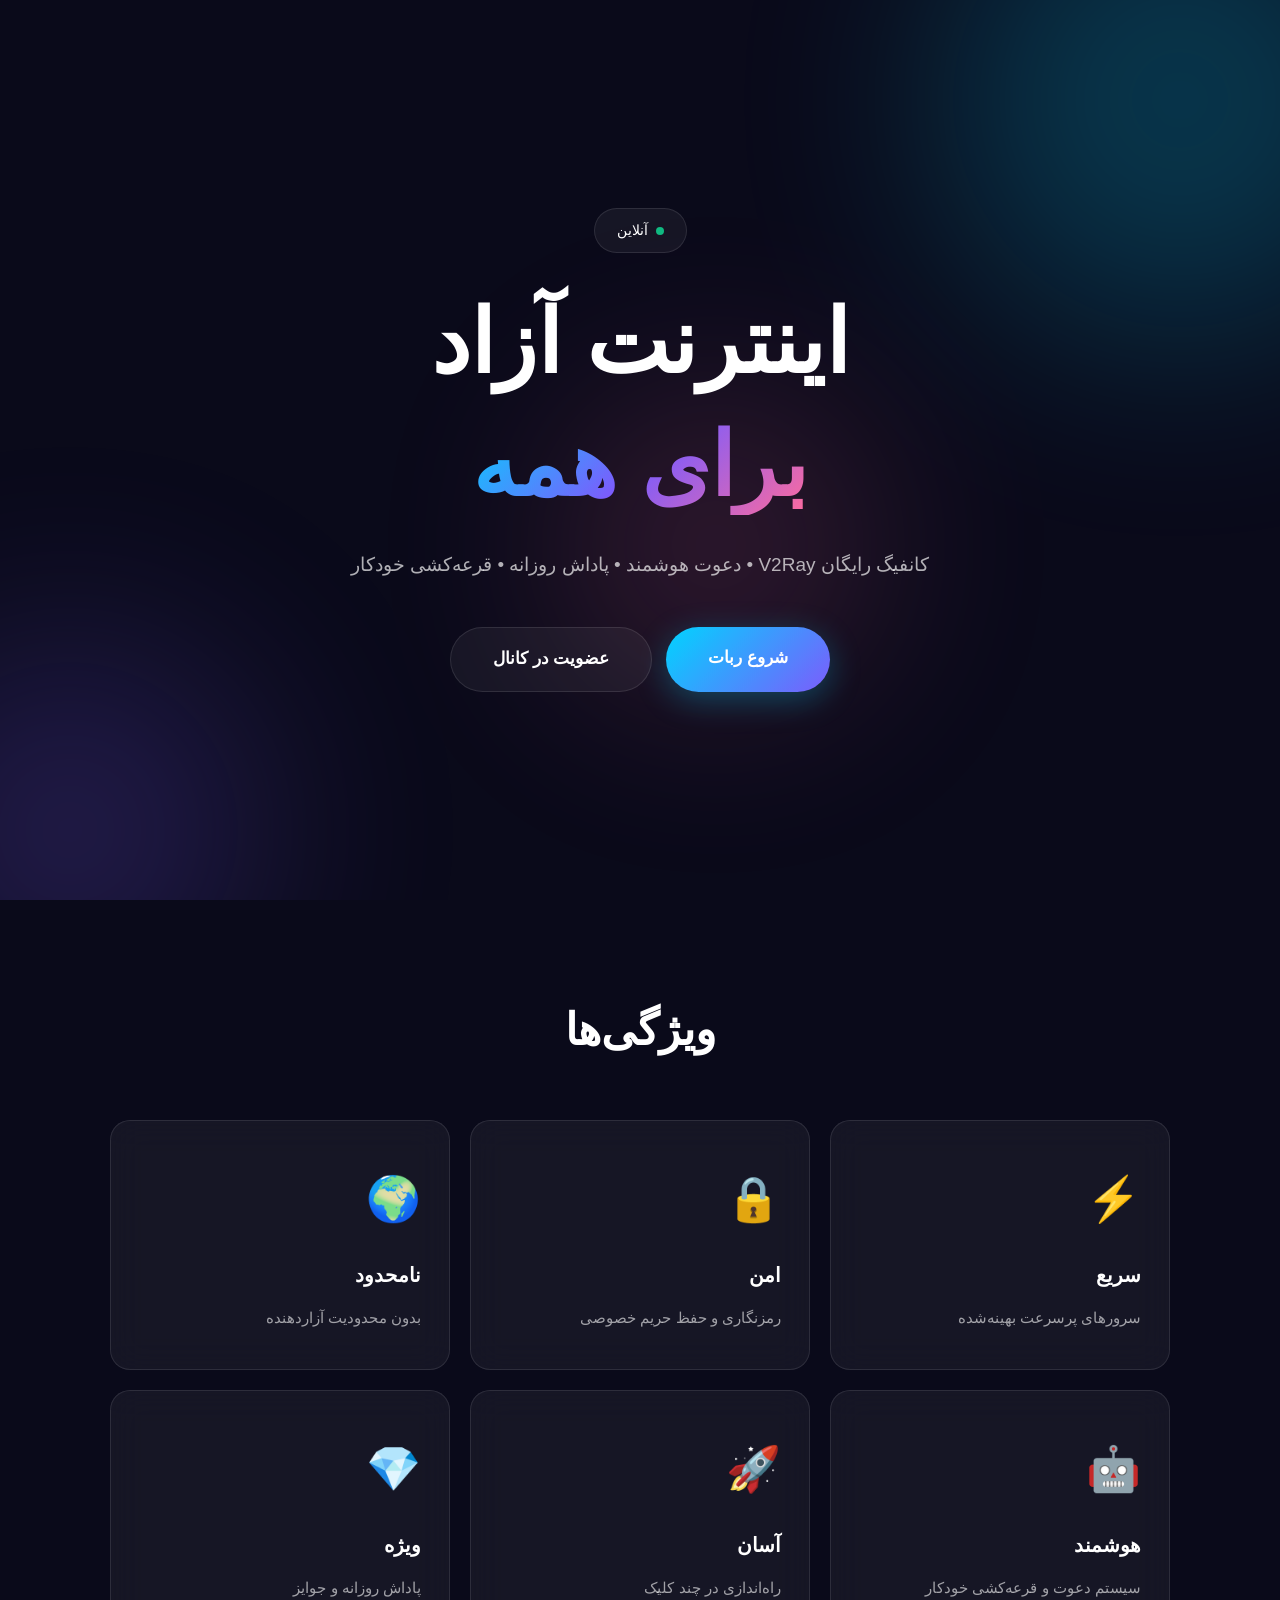
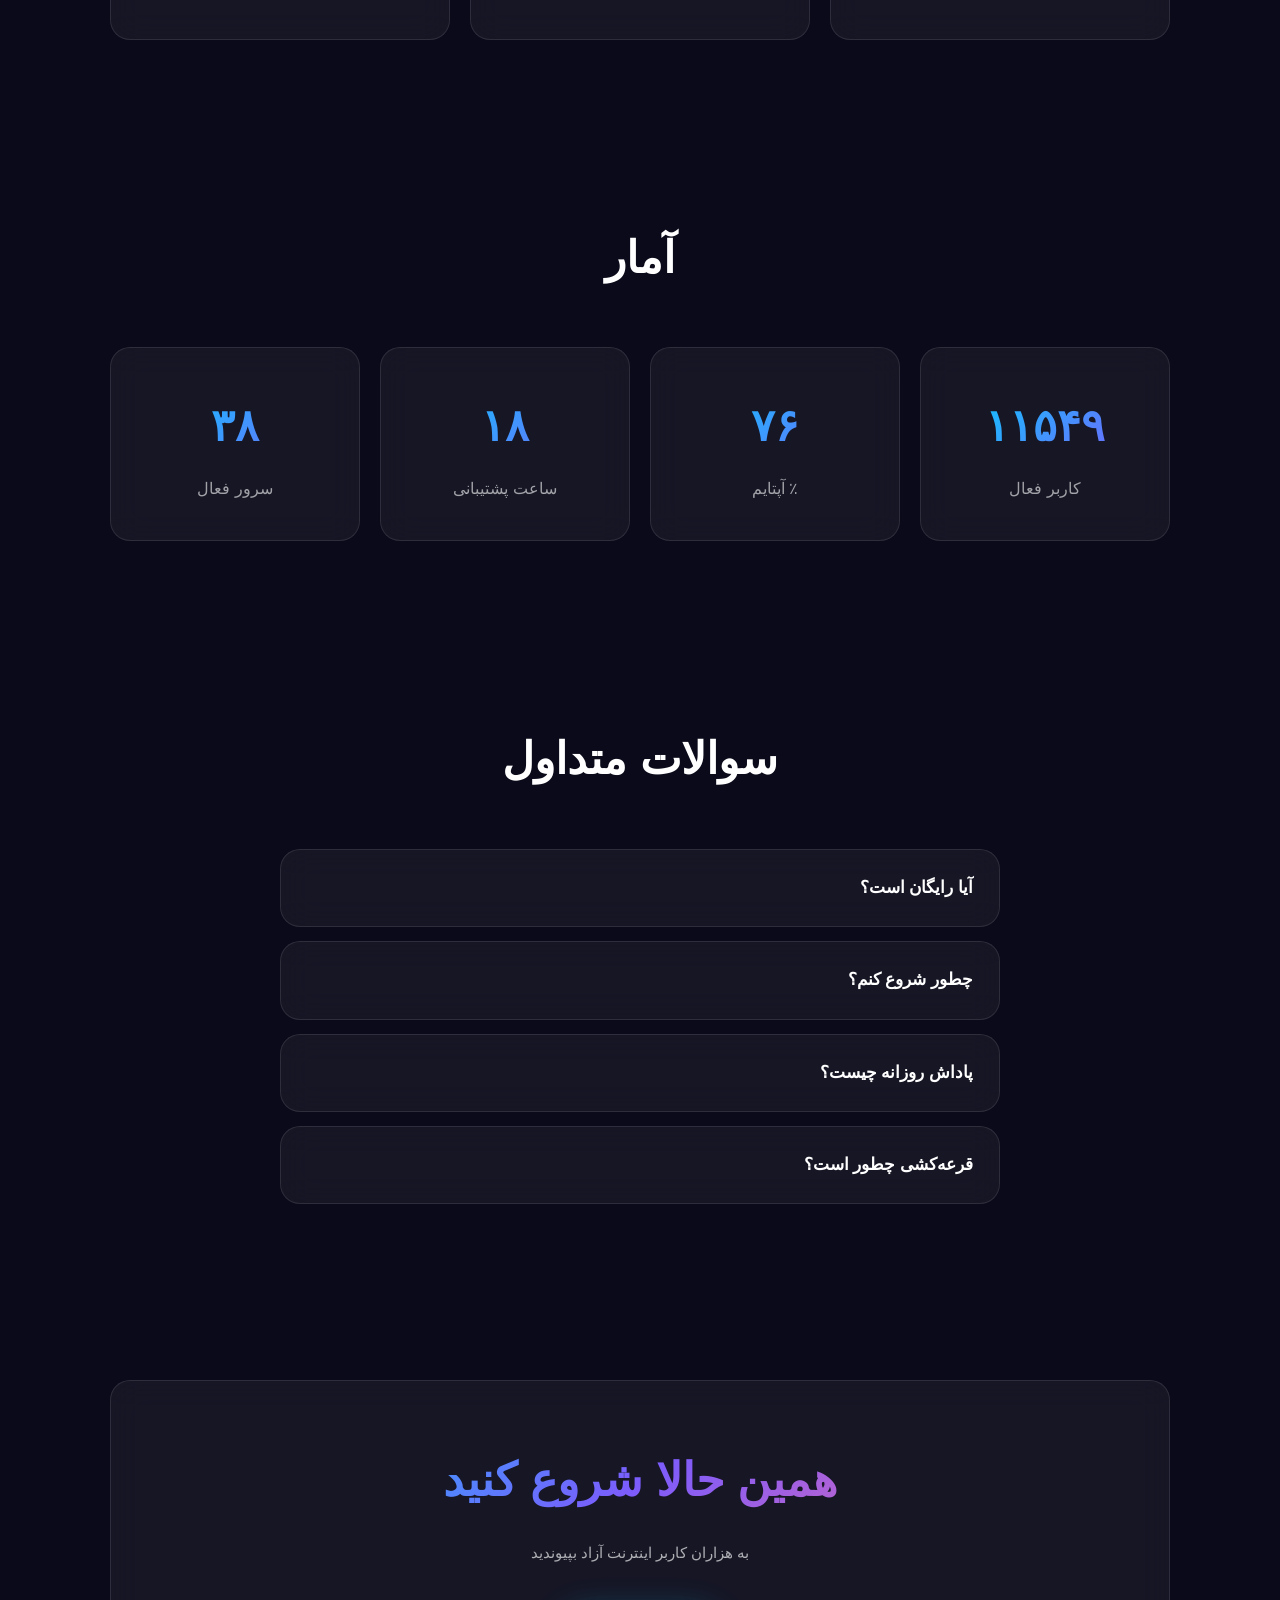
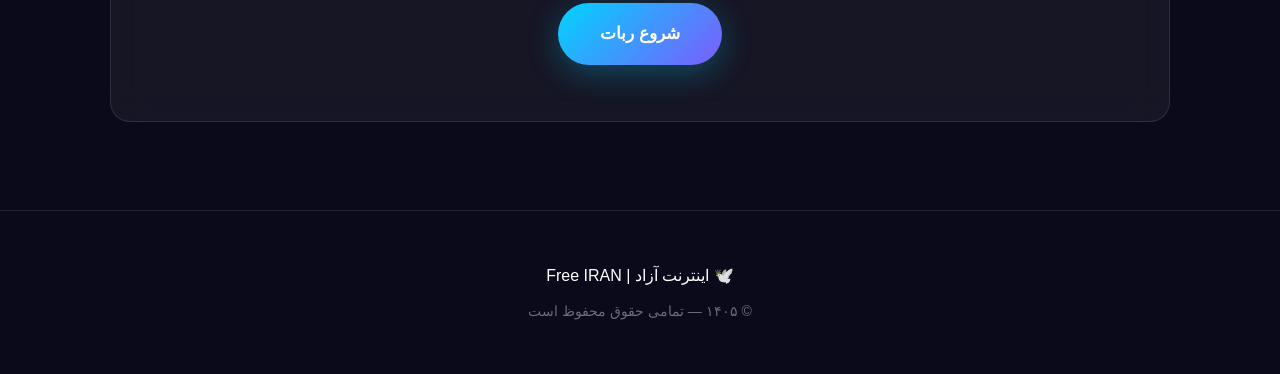
<file: index.html>
<!DOCTYPE html>
<html lang="fa" dir="rtl">
<head>
<meta charset="UTF-8">
<meta name="viewport" content="width=device-width, initial-scale=1.0">
<title>اینترنت آزاد | Free IRAN</title>
<meta name="description" content="ربات تلگرام اینترنت آزاد — کانفیگ رایگان V2Ray، دعوت هوشمند، پاداش روزانه">
<link rel="stylesheet" href="./style.css">
</head>
<body>
<noscript><div class="noscript">برای تجربه بهتر، جاوااسکریپت را فعال کنید. صفحه بدون آن هم کار می‌کند.</div></noscript>

<div class="bg" aria-hidden="true">
  <div class="blob b1"></div>
  <div class="blob b2"></div>
  <div class="blob b3"></div>
</div>

<header class="hero">
  <div class="wrap">
    <span class="pill"><span class="dot"></span>آنلاین</span>
    <h1>اینترنت آزاد<br><span class="grad">برای همه</span></h1>
    <p class="sub">کانفیگ رایگان V2Ray &bull; دعوت هوشمند &bull; پاداش روزانه &bull; قرعه‌کشی خودکار</p>
    <div class="btns">
      <a class="btn btn-a" href="https://t.me/Freedomeiran_bot" target="_blank" rel="noopener">شروع ربات</a>
      <a class="btn btn-b" href="https://t.me/FREEDOME_INTERNET" target="_blank" rel="noopener">عضویت در کانال</a>
    </div>
  </div>
</header>

<section class="sec">
  <div class="wrap">
    <h2>ویژگی‌ها</h2>
    <div class="grid">
      <div class="card"><div class="ic">⚡</div><h3>سریع</h3><p>سرورهای پرسرعت بهینه‌شده</p></div>
      <div class="card"><div class="ic">🔒</div><h3>امن</h3><p>رمزنگاری و حفظ حریم خصوصی</p></div>
      <div class="card"><div class="ic">🌍</div><h3>نامحدود</h3><p>بدون محدودیت آزاردهنده</p></div>
      <div class="card"><div class="ic">🤖</div><h3>هوشمند</h3><p>سیستم دعوت و قرعه‌کشی خودکار</p></div>
      <div class="card"><div class="ic">🚀</div><h3>آسان</h3><p>راه‌اندازی در چند کلیک</p></div>
      <div class="card"><div class="ic">💎</div><h3>ویژه</h3><p>پاداش روزانه و جوایز</p></div>
    </div>
  </div>
</section>

<section class="sec">
  <div class="wrap">
    <h2>آمار</h2>
    <div class="grid g4">
      <div class="card stat"><div class="num" data-n="15000">۰</div><div class="lbl">کاربر فعال</div></div>
      <div class="card stat"><div class="num" data-n="99">۰</div><div class="lbl">٪ آپتایم</div></div>
      <div class="card stat"><div class="num" data-n="24">۰</div><div class="lbl">ساعت پشتیبانی</div></div>
      <div class="card stat"><div class="num" data-n="50">۰</div><div class="lbl">سرور فعال</div></div>
    </div>
  </div>
</section>

<section class="sec">
  <div class="wrap narrow">
    <h2>سوالات متداول</h2>
    <div class="faq">
      <details class="card"><summary>آیا رایگان است؟</summary><p>بله، کاملاً رایگان. با دعوت دوستان کانفیگ بیشتر بگیرید.</p></details>
      <details class="card"><summary>چطور شروع کنم؟</summary><p>دکمه «شروع ربات» را بزنید، در کانال عضو شوید.</p></details>
      <details class="card"><summary>پاداش روزانه چیست؟</summary><p>هر روز ۱۰۰ امتیاز. با ۳۰۰ امتیاز یک کانفیگ رایگان.</p></details>
      <details class="card"><summary>قرعه‌کشی چطور است؟</summary><p>هر دو روز، خودکار میان ده دعوت‌کننده برتر.</p></details>
    </div>
  </div>
</section>

<section class="sec">
  <div class="wrap">
    <div class="card cta">
      <h2 class="grad">همین حالا شروع کنید</h2>
      <p>به هزاران کاربر اینترنت آزاد بپیوندید</p>
      <div class="btns">
        <a class="btn btn-a" href="https://t.me/Freedomeiran_bot" target="_blank" rel="noopener">شروع ربات</a>
      </div>
    </div>
  </div>
</section>

<footer>
  <div class="wrap">
    <p>🕊️ اینترنت آزاد | Free IRAN</p>
    <p class="dim">© ۱۴۰۵ — تمامی حقوق محفوظ است</p>
  </div>
</footer>

<script src="./script.js"></script>
</body>
</html>
</file>
<file: style.css>
/* Free IRAN Landing — pure CSS, no dependencies */
*,*::before,*::after{box-sizing:border-box;margin:0;padding:0}
:root{--bg:#0a0a1a;--cyan:#00d4ff;--purple:#7c5cfc;--pink:#ff6b9d;--glass:rgba(255,255,255,.05);--brd:rgba(255,255,255,.1)}
html{scroll-behavior:smooth}
body{font-family:Tahoma,Arial,sans-serif;background:var(--bg);color:#fff;line-height:1.9;overflow-x:hidden;min-height:100vh}
.wrap{max-width:1100px;margin:0 auto;padding:0 20px}
.narrow{max-width:760px}
.noscript{background:#f59e0b;color:#000;text-align:center;padding:12px;font-weight:700}

/* Background */
.bg{position:fixed;inset:0;z-index:-1;overflow:hidden}
.blob{position:absolute;border-radius:50%;filter:blur(110px);opacity:.22;animation:drift 14s ease-in-out infinite}
.b1{width:480px;height:480px;background:var(--cyan);top:-140px;right:-140px}
.b2{width:380px;height:380px;background:var(--purple);bottom:-120px;left:-120px;animation-delay:-5s}
.b3{width:280px;height:280px;background:var(--pink);top:45%;left:45%;animation-delay:-9s}
@keyframes drift{0%,100%{transform:translate(0,0)}50%{transform:translate(-30px,30px)}}

/* Hero */
.hero{min-height:100vh;display:flex;align-items:center;text-align:center;padding:80px 0}
.pill{display:inline-block;padding:8px 22px;border-radius:999px;background:var(--glass);border:1px solid var(--brd);font-size:14px;margin-bottom:28px}
.dot{display:inline-block;width:8px;height:8px;border-radius:50%;background:#10b981;margin-left:8px;animation:blink 2s infinite}
@keyframes blink{50%{opacity:.35}}
.hero h1{font-size:clamp(44px,8vw,88px);font-weight:900;line-height:1.4;margin-bottom:20px}
.grad{background:linear-gradient(135deg,var(--cyan),var(--purple),var(--pink));-webkit-background-clip:text;background-clip:text;-webkit-text-fill-color:transparent}
.sub{font-size:19px;color:rgba(255,255,255,.68);margin-bottom:44px}
.btns{display:flex;gap:14px;justify-content:center;flex-wrap:wrap}
.btn{display:inline-block;padding:15px 42px;border-radius:999px;font-weight:800;font-size:17px;text-decoration:none;transition:transform .25s,box-shadow .25s;font-family:inherit}
.btn-a{background:linear-gradient(135deg,var(--cyan),var(--purple));color:#fff;box-shadow:0 8px 32px rgba(0,212,255,.28)}
.btn-a:hover{transform:translateY(-3px);box-shadow:0 12px 44px rgba(0,212,255,.4)}
.btn-b{background:var(--glass);color:#fff;border:1px solid var(--brd)}
.btn-b:hover{transform:translateY(-3px);background:rgba(255,255,255,.1)}

/* Sections */
.sec{padding:88px 0}
.sec h2{font-size:clamp(30px,4.5vw,44px);font-weight:900;text-align:center;margin-bottom:48px}
.grid{display:grid;grid-template-columns:repeat(auto-fit,minmax(260px,1fr));gap:20px}
.g4{grid-template-columns:repeat(auto-fit,minmax(180px,1fr))}
.card{background:var(--glass);border:1px solid var(--brd);border-radius:20px;padding:36px 28px;backdrop-filter:blur(16px);-webkit-backdrop-filter:blur(16px);transition:transform .3s,border-color .3s}
.card:hover{transform:translateY(-6px);border-color:rgba(0,212,255,.35)}
.ic{font-size:44px;margin-bottom:16px}
.card h3{font-size:20px;margin-bottom:10px}
.card p{color:rgba(255,255,255,.6);font-size:15px}
.stat{text-align:center}
.num{font-size:44px;font-weight:900;background:linear-gradient(135deg,var(--cyan),var(--purple));-webkit-background-clip:text;background-clip:text;-webkit-text-fill-color:transparent}
.lbl{color:rgba(255,255,255,.6);margin-top:6px}

/* FAQ */
.faq{display:flex;flex-direction:column;gap:14px}
.faq details{padding:0;overflow:hidden}
.faq summary{padding:22px 26px;cursor:pointer;font-weight:700;font-size:17px;list-style:none}
.faq summary::-webkit-details-marker{display:none}
.faq details p{padding:0 26px 24px;color:rgba(255,255,255,.65)}

/* CTA */
.cta{text-align:center;padding:56px 32px}
.cta h2{font-size:clamp(30px,5vw,46px);margin-bottom:14px}
.cta p{color:rgba(255,255,255,.65);margin-bottom:36px}

/* Footer */
footer{padding:44px 0;border-top:1px solid var(--brd);text-align:center}
footer p{margin:6px 0}
.dim{color:rgba(255,255,255,.4);font-size:14px}

/* Reveal */
.card{opacity:0;transform:translateY(28px)}
.card.in{opacity:1;transform:none;transition:opacity .7s,transform .7s}

@media(max-width:640px){.sec{padding:60px 0}.btn{width:100%;text-align:center}}
</file>
